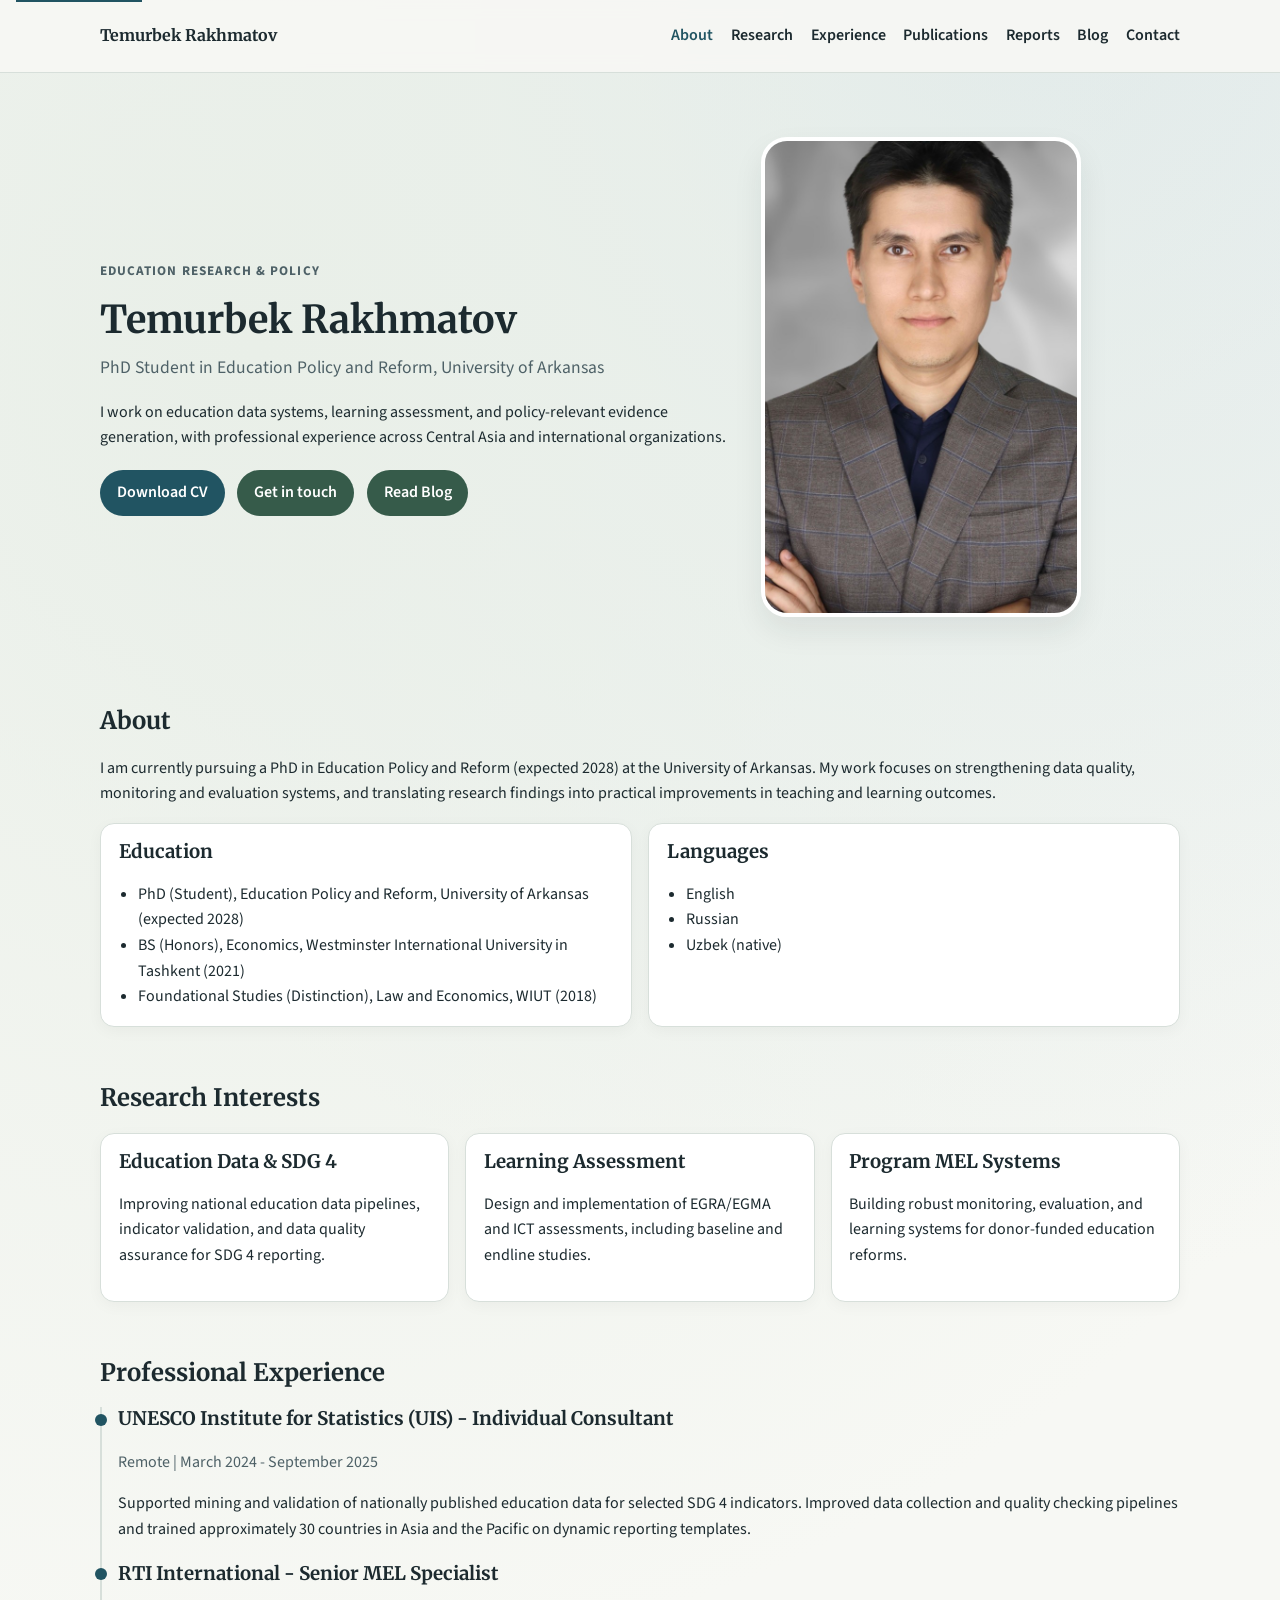
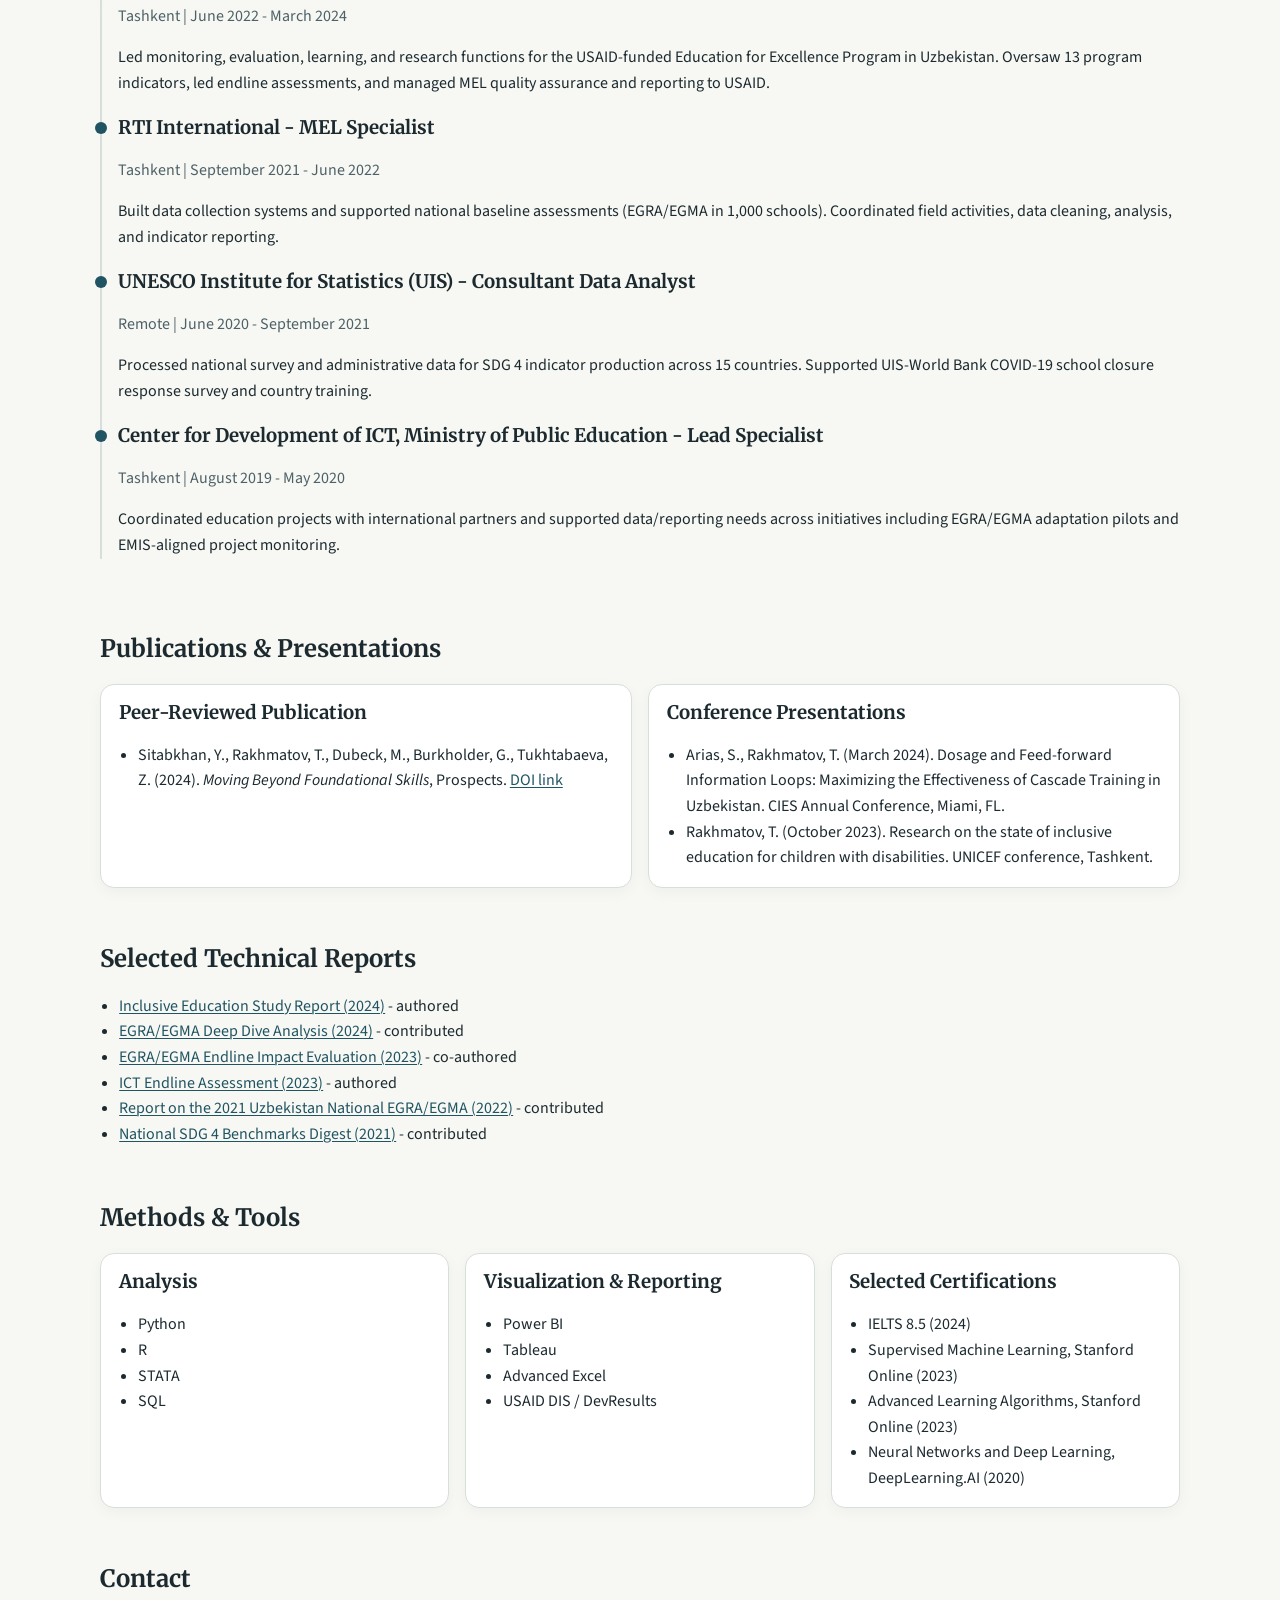
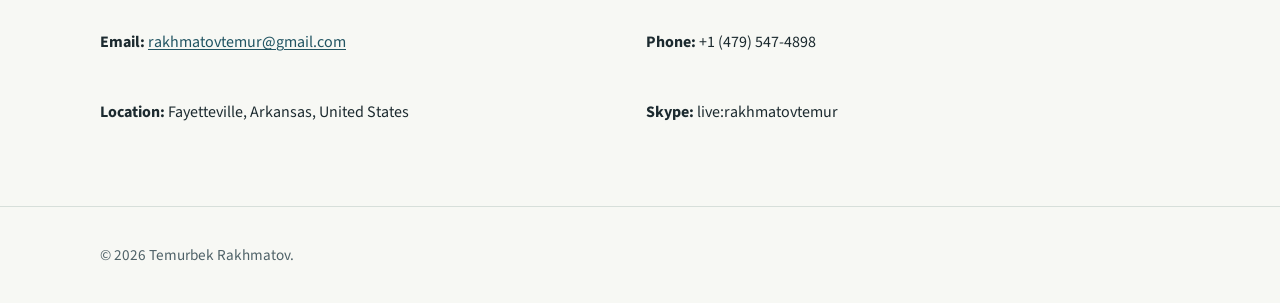
<file: index.html>
<!DOCTYPE html>
<html lang="en">
  <head>
    <meta charset="UTF-8" />
    <meta name="viewport" content="width=device-width, initial-scale=1.0" />
    <title>Temurbek Rakhmatov | Education Research &amp; Policy</title>
    <meta
      name="description"
      content="Personal academic website of Temurbek Rakhmatov, PhD student in Education Policy and Reform at the University of Arkansas."
    />
    <link rel="stylesheet" href="styles.css" />
  </head>
  <body>
    <a class="skip-link" href="#main">Skip to content</a>

    <header class="site-header">
      <nav class="nav container" aria-label="Primary">
        <a class="brand" href="#top">Temurbek Rakhmatov</a>
        <button class="menu-toggle" aria-expanded="false" aria-controls="primary-menu">
          Menu
        </button>
        <ul id="primary-menu" class="menu">
          <li><a href="#about">About</a></li>
          <li><a href="#research">Research</a></li>
          <li><a href="#experience">Experience</a></li>
          <li><a href="#publications">Publications</a></li>
          <li><a href="#reports">Reports</a></li>
          <li><a href="blog/">Blog</a></li>
          <li><a href="#contact">Contact</a></li>
        </ul>
      </nav>
    </header>

    <main id="main">
      <section id="top" class="hero container reveal">
        <div class="hero-content">
          <p class="eyebrow">Education Research &amp; Policy</p>
          <h1>Temurbek Rakhmatov</h1>
          <p class="hero-subtitle">
            PhD Student in Education Policy and Reform, University of Arkansas
          </p>
          <p>
            I work on education data systems, learning assessment, and policy-relevant
            evidence generation, with professional experience across Central Asia and
            international organizations.
          </p>
          <div class="hero-actions">
            <a class="button" href="assets/docs/CV_Rakhmatov_Temurbek.docx">Download CV</a>
            <a class="button button-secondary" href="#contact">Get in touch</a>
            <a class="button button-secondary" href="blog/">Read Blog</a>
          </div>
        </div>
        <figure class="hero-image">
          <img src="assets/images/profile.jpg" alt="Portrait of Temurbek Rakhmatov" />
        </figure>
      </section>

      <section id="about" class="section container reveal">
        <h2>About</h2>
        <p>
          I am currently pursuing a PhD in Education Policy and Reform (expected 2028)
          at the University of Arkansas. My work focuses on strengthening data quality,
          monitoring and evaluation systems, and translating research findings into
          practical improvements in teaching and learning outcomes.
        </p>
        <div class="cards two-col">
          <article class="card">
            <h3>Education</h3>
            <ul>
              <li>PhD (Student), Education Policy and Reform, University of Arkansas (expected 2028)</li>
              <li>BS (Honors), Economics, Westminster International University in Tashkent (2021)</li>
              <li>Foundational Studies (Distinction), Law and Economics, WIUT (2018)</li>
            </ul>
          </article>
          <article class="card">
            <h3>Languages</h3>
            <ul>
              <li>English</li>
              <li>Russian</li>
              <li>Uzbek (native)</li>
            </ul>
          </article>
        </div>
      </section>

      <section id="research" class="section container reveal">
        <h2>Research Interests</h2>
        <div class="cards three-col">
          <article class="card">
            <h3>Education Data &amp; SDG 4</h3>
            <p>
              Improving national education data pipelines, indicator validation,
              and data quality assurance for SDG 4 reporting.
            </p>
          </article>
          <article class="card">
            <h3>Learning Assessment</h3>
            <p>
              Design and implementation of EGRA/EGMA and ICT assessments,
              including baseline and endline studies.
            </p>
          </article>
          <article class="card">
            <h3>Program MEL Systems</h3>
            <p>
              Building robust monitoring, evaluation, and learning systems for
              donor-funded education reforms.
            </p>
          </article>
        </div>
      </section>

      <section id="experience" class="section container reveal">
        <h2>Professional Experience</h2>
        <div class="timeline">
          <article class="timeline-item">
            <h3>UNESCO Institute for Statistics (UIS) - Individual Consultant</h3>
            <p class="muted">Remote | March 2024 - September 2025</p>
            <p>
              Supported mining and validation of nationally published education data
              for selected SDG 4 indicators. Improved data collection and quality
              checking pipelines and trained approximately 30 countries in Asia and
              the Pacific on dynamic reporting templates.
            </p>
          </article>

          <article class="timeline-item">
            <h3>RTI International - Senior MEL Specialist</h3>
            <p class="muted">Tashkent | June 2022 - March 2024</p>
            <p>
              Led monitoring, evaluation, learning, and research functions for the
              USAID-funded Education for Excellence Program in Uzbekistan. Oversaw 13
              program indicators, led endline assessments, and managed MEL quality
              assurance and reporting to USAID.
            </p>
          </article>

          <article class="timeline-item">
            <h3>RTI International - MEL Specialist</h3>
            <p class="muted">Tashkent | September 2021 - June 2022</p>
            <p>
              Built data collection systems and supported national baseline assessments
              (EGRA/EGMA in 1,000 schools). Coordinated field activities, data cleaning,
              analysis, and indicator reporting.
            </p>
          </article>

          <article class="timeline-item">
            <h3>UNESCO Institute for Statistics (UIS) - Consultant Data Analyst</h3>
            <p class="muted">Remote | June 2020 - September 2021</p>
            <p>
              Processed national survey and administrative data for SDG 4 indicator
              production across 15 countries. Supported UIS-World Bank COVID-19 school
              closure response survey and country training.
            </p>
          </article>

          <article class="timeline-item">
            <h3>Center for Development of ICT, Ministry of Public Education - Lead Specialist</h3>
            <p class="muted">Tashkent | August 2019 - May 2020</p>
            <p>
              Coordinated education projects with international partners and supported
              data/reporting needs across initiatives including EGRA/EGMA adaptation
              pilots and EMIS-aligned project monitoring.
            </p>
          </article>
        </div>
      </section>

      <section id="publications" class="section container reveal">
        <h2>Publications &amp; Presentations</h2>
        <div class="cards two-col">
          <article class="card">
            <h3>Peer-Reviewed Publication</h3>
            <ul>
              <li>
                Sitabkhan, Y., Rakhmatov, T., Dubeck, M., Burkholder, G., Tukhtabaeva, Z.
                (2024). <em>Moving Beyond Foundational Skills</em>, Prospects.
                <a href="https://doi.org/10.1007/s11125-025-09718-y">DOI link</a>
              </li>
            </ul>
          </article>
          <article class="card">
            <h3>Conference Presentations</h3>
            <ul>
              <li>
                Arias, S., Rakhmatov, T. (March 2024). Dosage and Feed-forward
                Information Loops: Maximizing the Effectiveness of Cascade Training in
                Uzbekistan. CIES Annual Conference, Miami, FL.
              </li>
              <li>
                Rakhmatov, T. (October 2023). Research on the state of inclusive
                education for children with disabilities. UNICEF conference, Tashkent.
              </li>
            </ul>
          </article>
        </div>
      </section>

      <section id="reports" class="section container reveal">
        <h2>Selected Technical Reports</h2>
        <ul class="report-list">
          <li><a href="https://shared.rti.org/content/ueep-inclusive-education-study">Inclusive Education Study Report (2024)</a> - authored</li>
          <li><a href="https://shared.rti.org/content/uzbekistan-egra-and-egma-deep-dive-analysis">EGRA/EGMA Deep Dive Analysis (2024)</a> - contributed</li>
          <li><a href="https://shared.rti.org/content/uzbekistan-education-excellence-program-ueep-early-grade-reading-and-mathematics-endline">EGRA/EGMA Endline Impact Evaluation (2023)</a> - co-authored</li>
          <li><a href="https://shared.rti.org/content/ict-endline-assessment">ICT Endline Assessment (2023)</a> - authored</li>
          <li><a href="https://pdf.usaid.gov/pdf_docs/PA00ZJZR.pdf">Report on the 2021 Uzbekistan National EGRA/EGMA (2022)</a> - contributed</li>
          <li><a href="https://tcg.uis.unesco.org/wp-content/uploads/sites/4/2022/01/SDG-4-Data-Digest-2022-ENG.pdf">National SDG 4 Benchmarks Digest (2021)</a> - contributed</li>
        </ul>
      </section>

      <section id="skills" class="section container reveal">
        <h2>Methods &amp; Tools</h2>
        <div class="cards three-col">
          <article class="card">
            <h3>Analysis</h3>
            <ul>
              <li>Python</li>
              <li>R</li>
              <li>STATA</li>
              <li>SQL</li>
            </ul>
          </article>
          <article class="card">
            <h3>Visualization &amp; Reporting</h3>
            <ul>
              <li>Power BI</li>
              <li>Tableau</li>
              <li>Advanced Excel</li>
              <li>USAID DIS / DevResults</li>
            </ul>
          </article>
          <article class="card">
            <h3>Selected Certifications</h3>
            <ul>
              <li>IELTS 8.5 (2024)</li>
              <li>Supervised Machine Learning, Stanford Online (2023)</li>
              <li>Advanced Learning Algorithms, Stanford Online (2023)</li>
              <li>Neural Networks and Deep Learning, DeepLearning.AI (2020)</li>
            </ul>
          </article>
        </div>
      </section>

      <section id="contact" class="section container reveal">
        <h2>Contact</h2>
        <div class="contact-grid">
          <p><strong>Email:</strong> <a href="mailto:rakhmatovtemur@gmail.com">rakhmatovtemur@gmail.com</a></p>
          <p><strong>Phone:</strong> +1 (479) 547-4898</p>
          <p><strong>Location:</strong> Fayetteville, Arkansas, United States</p>
          <p><strong>Skype:</strong> live:rakhmatovtemur</p>
        </div>
      </section>
    </main>

    <footer class="site-footer">
      <div class="container">
        <p>© <span id="year"></span> Temurbek Rakhmatov.</p>
      </div>
    </footer>

    <script src="script.js"></script>
  </body>
</html>
</file>
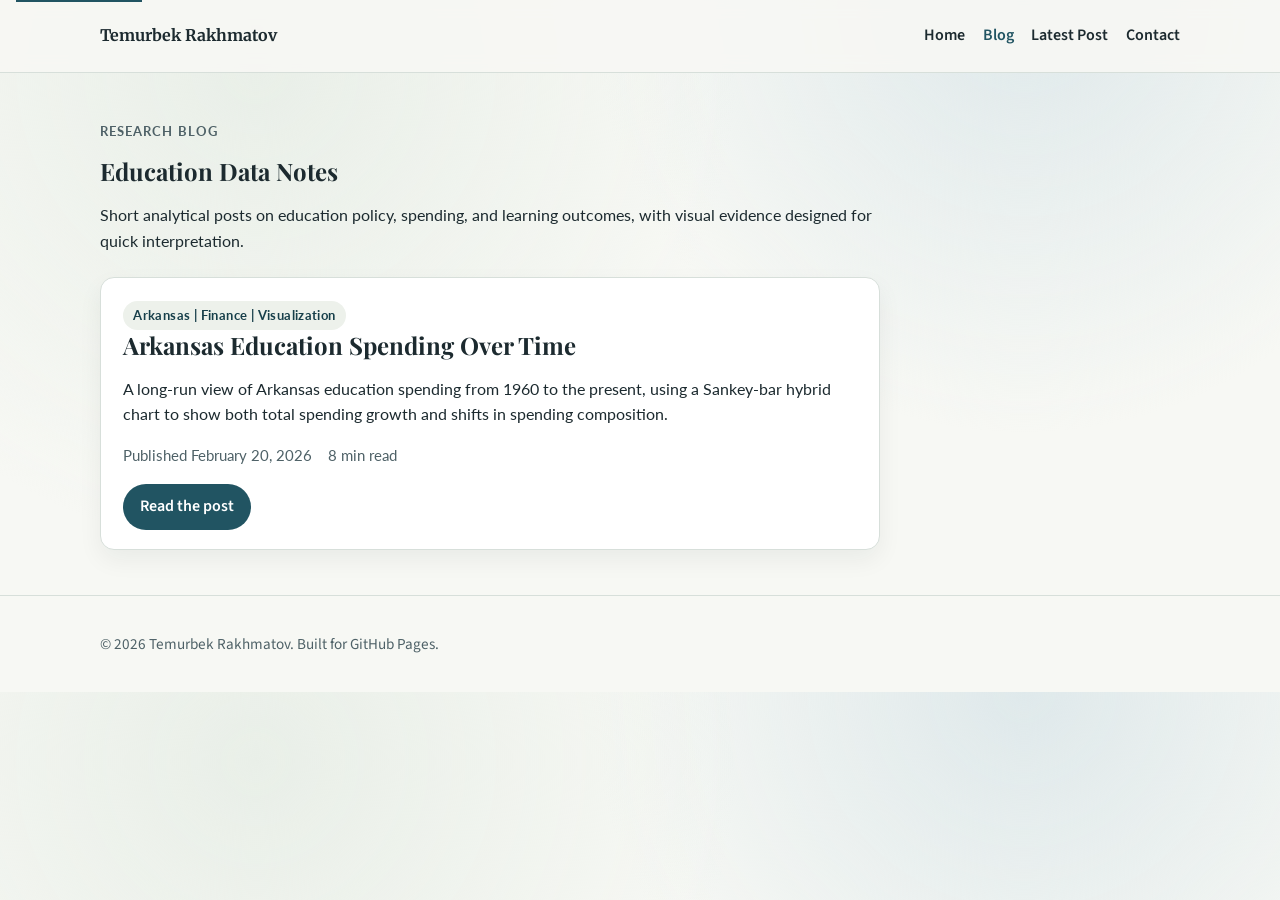
<file: blog/index.html>
<!DOCTYPE html>
<html lang="en">
  <head>
    <meta charset="UTF-8" />
    <meta name="viewport" content="width=device-width, initial-scale=1.0" />
    <title>Blog | Temurbek Rakhmatov</title>
    <meta
      name="description"
      content="Research blog by Temurbek Rakhmatov on education policy, data systems, and learning outcomes."
    />
    <link rel="stylesheet" href="../styles.css" />
    <link rel="stylesheet" href="blog.css" />
  </head>
  <body>
    <a class="skip-link" href="#main">Skip to content</a>

    <header class="site-header">
      <nav class="nav container" aria-label="Primary">
        <a class="brand" href="../index.html">Temurbek Rakhmatov</a>
        <button class="menu-toggle" aria-expanded="false" aria-controls="primary-menu">
          Menu
        </button>
        <ul id="primary-menu" class="menu">
          <li><a href="../index.html">Home</a></li>
          <li><a class="active" href="./index.html">Blog</a></li>
          <li><a href="arkansas-education-spending-over-time.html">Latest Post</a></li>
          <li><a href="../index.html#contact">Contact</a></li>
        </ul>
      </nav>
    </header>

    <main id="main" class="container blog-main">
      <section class="blog-hero reveal">
        <p class="eyebrow">Research Blog</p>
        <h1>Education Data Notes</h1>
        <p>
          Short analytical posts on education policy, spending, and learning outcomes,
          with visual evidence designed for quick interpretation.
        </p>
      </section>

      <section class="post-grid reveal" aria-label="Blog posts">
        <article class="post-card">
          <p class="post-tag">Arkansas | Finance | Visualization</p>
          <h2>Arkansas Education Spending Over Time</h2>
          <p>
            A long-run view of Arkansas education spending from 1960 to the present,
            using a Sankey-bar hybrid chart to show both total spending growth and
            shifts in spending composition.
          </p>
          <div class="post-meta">
            <span>Published February 20, 2026</span>
            <span>8 min read</span>
          </div>
          <a class="button" href="arkansas-education-spending-over-time.html">Read the post</a>
        </article>
      </section>
    </main>

    <footer class="site-footer blog-footer">
      <div class="container">
        <p>© <span id="year"></span> Temurbek Rakhmatov. Built for GitHub Pages.</p>
      </div>
    </footer>

    <script src="../script.js"></script>
  </body>
</html>
</file>
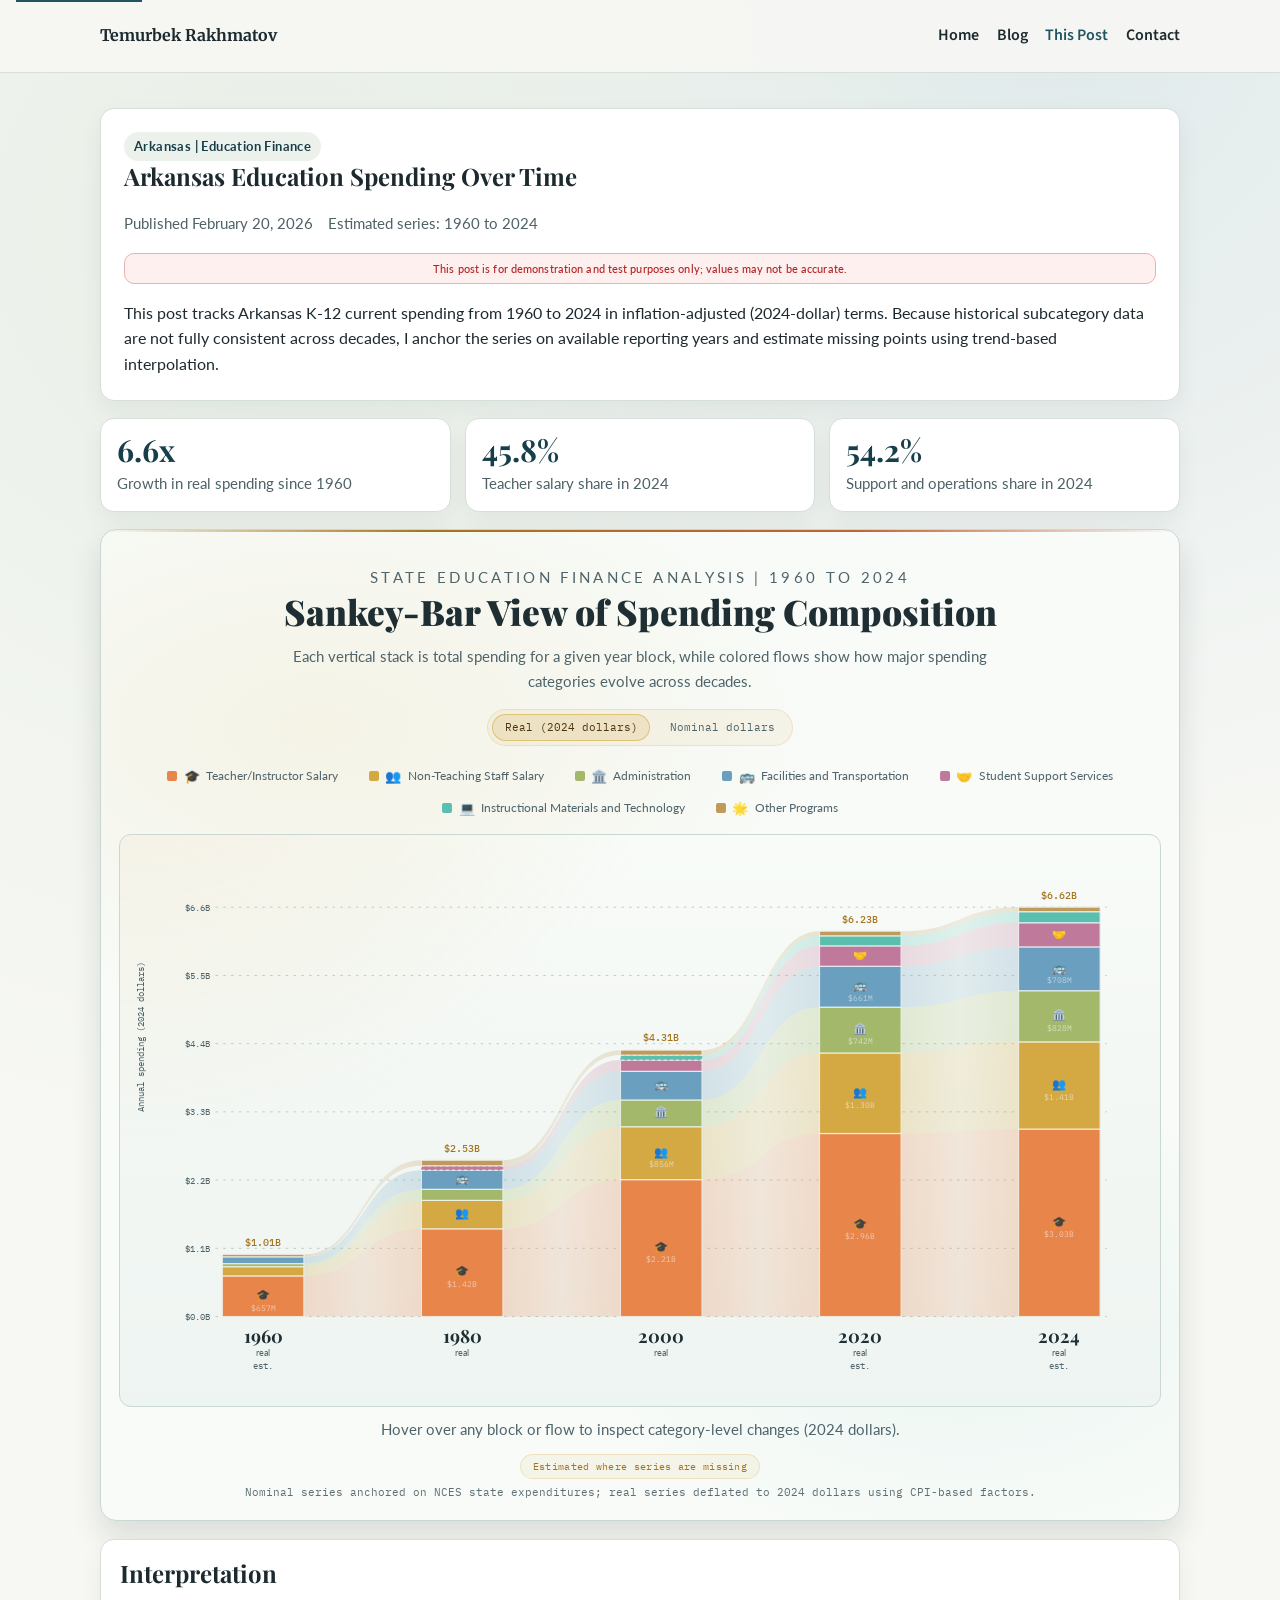
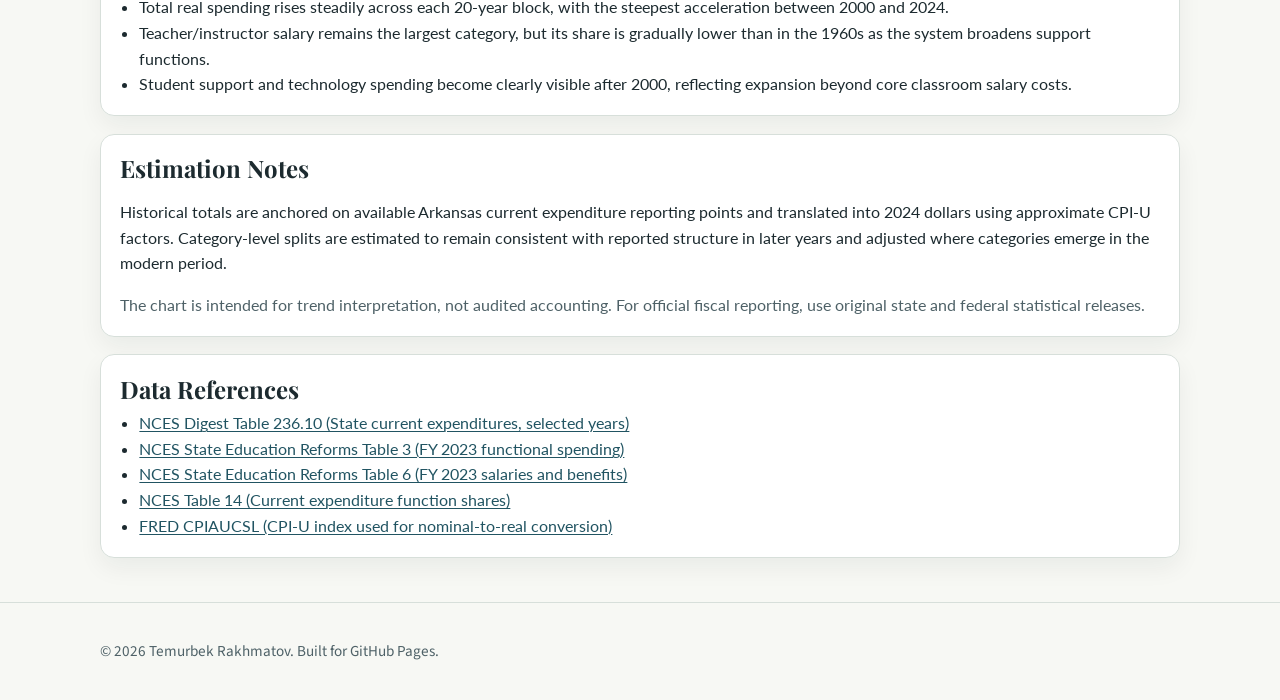
<file: blog/arkansas-education-spending-over-time.html>
<!DOCTYPE html>
<html lang="en">
  <head>
    <meta charset="UTF-8" />
    <meta name="viewport" content="width=device-width, initial-scale=1.0" />
    <title>Arkansas Education Spending Over Time | Temurbek Rakhmatov</title>
    <meta
      name="description"
      content="Historical analysis of Arkansas education spending with an interactive Sankey-bar chart from 1960 to 2024."
    />
    <link rel="stylesheet" href="../styles.css" />
    <link rel="stylesheet" href="blog.css" />
  </head>
  <body>
    <a class="skip-link" href="#main">Skip to content</a>

    <header class="site-header">
      <nav class="nav container" aria-label="Primary">
        <a class="brand" href="../index.html">Temurbek Rakhmatov</a>
        <button class="menu-toggle" aria-expanded="false" aria-controls="primary-menu">
          Menu
        </button>
        <ul id="primary-menu" class="menu">
          <li><a href="../index.html">Home</a></li>
          <li><a href="./index.html">Blog</a></li>
          <li><a class="active" href="arkansas-education-spending-over-time.html">This Post</a></li>
          <li><a href="../index.html#contact">Contact</a></li>
        </ul>
      </nav>
    </header>

    <main id="main" class="container blog-main post-main">
      <article class="post-article reveal">
        <p class="post-tag">Arkansas | Education Finance</p>
        <h1>Arkansas Education Spending Over Time</h1>
        <div class="post-meta">
          <span>Published February 20, 2026</span>
          <span>Estimated series: 1960 to 2024</span>
        </div>
        <p class="post-disclaimer">
          This post is for demonstration and test purposes only; values may not be accurate.
        </p>
        <p class="post-intro">
          This post tracks Arkansas K-12 current spending from 1960 to 2024 in
          inflation-adjusted (2024-dollar) terms. Because historical subcategory data
          are not fully consistent across decades, I anchor the series on available
          reporting years and estimate missing points using trend-based interpolation.
        </p>
      </article>

      <section class="metric-grid reveal" aria-label="Key results">
        <article class="metric-card">
          <p class="metric-number" id="metric-growth">-</p>
          <p class="metric-label" id="metric-growth-label">Growth in real spending since 1960</p>
        </article>
        <article class="metric-card">
          <p class="metric-number" id="metric-teacher-share">-</p>
          <p class="metric-label">Teacher salary share in 2024</p>
        </article>
        <article class="metric-card">
          <p class="metric-number" id="metric-support-share">-</p>
          <p class="metric-label">Support and operations share in 2024</p>
        </article>
      </section>

      <section class="chart-card reveal" aria-label="Interactive chart">
        <div class="chart-header">
          <p class="header-eyebrow">State Education Finance Analysis | 1960 to 2024</p>
          <h2>Sankey-Bar View of Spending Composition</h2>
          <p>
            Each vertical stack is total spending for a given year block, while
            colored flows show how major spending categories evolve across decades.
          </p>
          <div class="mode-toggle" role="group" aria-label="Expenditure display mode">
            <button class="mode-button active" data-mode="real" type="button">Real (2024 dollars)</button>
            <button class="mode-button" data-mode="nominal" type="button">Nominal dollars</button>
          </div>
        </div>

        <ul id="spending-legend" class="chart-legend" aria-label="Spending categories"></ul>

        <div class="chart-scroll">
          <svg
            id="arkansas-spending-chart"
            class="spending-chart"
            viewBox="0 0 1200 640"
            role="img"
            aria-label="Sankey-bar chart of Arkansas education spending from 1960 to 2024 by category"
          ></svg>
        </div>

        <div id="chart-tooltip" class="chart-tooltip" aria-live="polite"></div>
        <p id="chart-summary" class="chart-summary">
          Hover over any block or flow to inspect category-level changes across years.
        </p>
        <div class="chart-footnote">
          <span class="note-pill">Estimated where series are missing</span>
          <span class="footnote-text">
            Nominal series anchored on NCES state expenditures; real series deflated to
            2024 dollars using CPI-based factors.
          </span>
        </div>
      </section>

      <section class="post-section reveal">
        <h2>Interpretation</h2>
        <ul class="insight-list">
          <li>
            Total real spending rises steadily across each 20-year block, with the
            steepest acceleration between 2000 and 2024.
          </li>
          <li>
            Teacher/instructor salary remains the largest category, but its share is
            gradually lower than in the 1960s as the system broadens support functions.
          </li>
          <li>
            Student support and technology spending become clearly visible after 2000,
            reflecting expansion beyond core classroom salary costs.
          </li>
        </ul>
      </section>

      <section class="post-section reveal">
        <h2>Estimation Notes</h2>
        <p>
          Historical totals are anchored on available Arkansas current expenditure
          reporting points and translated into 2024 dollars using approximate CPI-U
          factors. Category-level splits are estimated to remain consistent with
          reported structure in later years and adjusted where categories emerge in
          the modern period.
        </p>
        <p class="note">
          The chart is intended for trend interpretation, not audited accounting.
          For official fiscal reporting, use original state and federal statistical
          releases.
        </p>
      </section>

      <section class="post-section reveal">
        <h2>Data References</h2>
        <ul class="report-list">
          <li>
            <a href="https://nces.ed.gov/programs/digest/d23/tables/dt23_236.10.asp">
              NCES Digest Table 236.10 (State current expenditures, selected years)
            </a>
          </li>
          <li>
            <a href="https://nces.ed.gov/programs/statereform/tab3_2023.asp">
              NCES State Education Reforms Table 3 (FY 2023 functional spending)
            </a>
          </li>
          <li>
            <a href="https://nces.ed.gov/programs/statereform/tab6_2023.asp">
              NCES State Education Reforms Table 6 (FY 2023 salaries and benefits)
            </a>
          </li>
          <li>
            <a href="https://nces.ed.gov/pubs2010/2010326/tables/table_14.asp">
              NCES Table 14 (Current expenditure function shares)
            </a>
          </li>
          <li>
            <a href="https://fred.stlouisfed.org/series/CPIAUCSL">
              FRED CPIAUCSL (CPI-U index used for nominal-to-real conversion)
            </a>
          </li>
        </ul>
      </section>
    </main>

    <footer class="site-footer blog-footer">
      <div class="container">
        <p>© <span id="year"></span> Temurbek Rakhmatov. Built for GitHub Pages.</p>
      </div>
    </footer>

    <script src="../script.js"></script>
    <script src="arkansas-spending.js"></script>
  </body>
</html>
</file>
<file: styles.css>
@import url("https://fonts.googleapis.com/css2?family=Merriweather:wght@400;700&family=Source+Sans+3:wght@400;600;700&display=swap");

:root {
  --bg: #f7f8f4;
  --surface: #ffffff;
  --surface-soft: #edf1eb;
  --text: #1c2a2f;
  --muted: #4e6167;
  --accent: #215462;
  --accent-strong: #173f4a;
  --border: #d7dfda;
  --shadow: 0 14px 30px rgba(20, 36, 40, 0.08);
  --radius: 14px;
  --max-width: 1080px;
}

* {
  box-sizing: border-box;
}

html {
  scroll-behavior: smooth;
}

body {
  margin: 0;
  font-family: "Source Sans 3", sans-serif;
  color: var(--text);
  background:
    radial-gradient(circle at 20% 10%, #e9efe8 0%, transparent 40%),
    radial-gradient(circle at 80% 0%, #dfe9eb 0%, transparent 35%),
    var(--bg);
  line-height: 1.6;
}

h1,
h2,
h3 {
  margin-top: 0;
  font-family: "Merriweather", serif;
  line-height: 1.25;
}

a {
  color: var(--accent);
  text-decoration-thickness: 1px;
  text-underline-offset: 2px;
}

a:hover,
a:focus-visible {
  color: var(--accent-strong);
}

.container {
  width: min(var(--max-width), 92vw);
  margin: 0 auto;
}

.skip-link {
  position: absolute;
  top: -40px;
  left: 1rem;
  background: var(--accent);
  color: #fff;
  padding: 0.5rem 0.75rem;
  z-index: 100;
}

.skip-link:focus {
  top: 0.75rem;
}

.site-header {
  position: sticky;
  top: 0;
  z-index: 99;
  backdrop-filter: blur(8px);
  background: rgba(247, 248, 244, 0.88);
  border-bottom: 1px solid var(--border);
}

.nav {
  display: flex;
  align-items: center;
  justify-content: space-between;
  gap: 1rem;
  min-height: 72px;
}

.brand {
  font-family: "Merriweather", serif;
  font-weight: 700;
  text-decoration: none;
  color: var(--text);
}

.menu {
  display: flex;
  align-items: center;
  gap: 1.1rem;
  list-style: none;
  margin: 0;
  padding: 0;
}

.menu a {
  text-decoration: none;
  color: var(--text);
  font-weight: 600;
}

.menu a:hover,
.menu a.active {
  color: var(--accent);
}

.menu-toggle {
  display: none;
  border: 1px solid var(--border);
  background: var(--surface);
  border-radius: 10px;
  padding: 0.45rem 0.75rem;
  color: var(--text);
}

.hero {
  display: grid;
  grid-template-columns: 1.2fr 0.8fr;
  align-items: center;
  gap: 2rem;
  padding: 4rem 0 3rem;
}

.eyebrow {
  color: var(--muted);
  text-transform: uppercase;
  letter-spacing: 0.08em;
  font-weight: 700;
  font-size: 0.83rem;
}

.hero h1 {
  font-size: clamp(2rem, 3vw, 3rem);
  margin-bottom: 0.7rem;
}

.hero-subtitle {
  font-size: 1.1rem;
  color: var(--muted);
  margin-top: 0;
}

.hero-actions {
  display: flex;
  flex-wrap: wrap;
  gap: 0.8rem;
  margin-top: 1.2rem;
}

.button {
  display: inline-block;
  border-radius: 999px;
  padding: 0.62rem 1.05rem;
  text-decoration: none;
  color: #fff;
  background: var(--accent);
  font-weight: 600;
  transition: transform 0.2s ease, background 0.2s ease;
}

.button:hover,
.button:focus-visible {
  background: var(--accent-strong);
  transform: translateY(-1px);
}

.button-secondary {
  background: #365b4a;
}

.hero-image {
  margin: 0;
}

.hero-image img {
  width: 100%;
  max-width: 320px;
  border-radius: 26px;
  border: 4px solid #fff;
  box-shadow: var(--shadow);
  object-fit: cover;
  aspect-ratio: 2/3;
}

.section {
  padding: 2rem 0 1.5rem;
}

.cards {
  display: grid;
  gap: 1rem;
}

.two-col {
  grid-template-columns: repeat(2, minmax(0, 1fr));
}

.three-col {
  grid-template-columns: repeat(3, minmax(0, 1fr));
}

.card {
  background: var(--surface);
  border: 1px solid var(--border);
  border-radius: var(--radius);
  padding: 1rem 1.1rem;
  box-shadow: 0 4px 15px rgba(12, 22, 25, 0.04);
}

.card ul,
.report-list {
  margin: 0;
  padding-left: 1.2rem;
}

.timeline {
  border-left: 2px solid var(--border);
  padding-left: 1rem;
}

.timeline-item {
  margin-bottom: 1.2rem;
  position: relative;
}

.timeline-item::before {
  content: "";
  position: absolute;
  width: 12px;
  height: 12px;
  background: var(--accent);
  border-radius: 50%;
  left: -1.42rem;
  top: 0.4rem;
}

.muted {
  color: var(--muted);
  margin: 0.15rem 0 0.55rem;
}

.contact-grid {
  display: grid;
  grid-template-columns: repeat(2, minmax(0, 1fr));
  gap: 0.75rem;
}

.site-footer {
  margin-top: 2.5rem;
  border-top: 1px solid var(--border);
  padding: 1.3rem 0;
  color: var(--muted);
  font-size: 0.95rem;
}

.reveal {
  opacity: 0;
  transform: translateY(14px);
  transition: opacity 0.6s ease, transform 0.6s ease;
}

.reveal.visible {
  opacity: 1;
  transform: translateY(0);
}

@media (max-width: 920px) {
  .hero {
    grid-template-columns: 1fr;
    padding-top: 2.3rem;
  }

  .hero-image {
    order: -1;
  }

  .hero-image img {
    max-width: 260px;
  }

  .three-col,
  .two-col,
  .contact-grid {
    grid-template-columns: 1fr;
  }
}

@media (max-width: 760px) {
  .menu-toggle {
    display: inline-flex;
  }

  .menu {
    display: none;
    position: absolute;
    right: 4vw;
    top: 66px;
    background: var(--surface);
    border: 1px solid var(--border);
    border-radius: 12px;
    padding: 0.75rem;
    flex-direction: column;
    align-items: flex-start;
    box-shadow: var(--shadow);
  }

  .menu.open {
    display: flex;
  }
}

@media (prefers-reduced-motion: reduce) {
  html {
    scroll-behavior: auto;
  }

  .reveal {
    opacity: 1;
    transform: none;
    transition: none;
  }

  .button {
    transition: none;
  }
}
</file>
<file: blog/blog.css>
@import url("https://fonts.googleapis.com/css2?family=Playfair+Display:ital,wght@0,600;0,700;0,900;1,400&family=IBM+Plex+Mono:wght@300;400;500&family=Lato:wght@300;400;700&display=swap");

:root {
  --chart-bg: #f2f6f2;
  --chart-surface: #f8fbf8;
  --chart-border: #c9d8d2;
  --chart-text-primary: #1e2e33;
  --chart-text-secondary: #4e636a;
  --chart-accent-gold: #a5731d;
  --chart-accent-amber: #bf6433;
}

.blog-main {
  padding-top: 2.2rem;
  padding-bottom: 2.8rem;
}

.blog-main p,
.blog-main li,
.blog-main .metric-label,
.blog-main .post-meta {
  font-family: "Lato", sans-serif;
}

.blog-main h1,
.blog-main h2,
.blog-main h3,
.blog-main .metric-number {
  font-family: "Playfair Display", serif;
}

.blog-hero {
  max-width: 780px;
  margin-bottom: 1.5rem;
}

.blog-hero h1 {
  margin-bottom: 0.6rem;
}

.post-grid {
  display: grid;
  grid-template-columns: minmax(0, 1fr);
  margin-top: 1.2rem;
}

.post-card,
.post-article,
.post-section,
.metric-card {
  background: var(--surface);
  border: 1px solid var(--border);
  border-radius: var(--radius);
  box-shadow: 0 10px 24px rgba(19, 33, 37, 0.06);
}

.post-card {
  padding: 1.4rem 1.4rem 1.2rem;
  max-width: 780px;
}

.post-card h2 {
  margin-bottom: 0.45rem;
}

.post-tag {
  display: inline-flex;
  align-items: center;
  border-radius: 999px;
  background: var(--surface-soft);
  color: var(--accent-strong);
  font-size: 0.82rem;
  letter-spacing: 0.03em;
  padding: 0.25rem 0.62rem;
  font-weight: 700;
  margin: 0;
}

.post-meta {
  display: flex;
  gap: 0.95rem;
  flex-wrap: wrap;
  color: var(--muted);
  font-size: 0.94rem;
  margin: 0.9rem 0 1.1rem;
}

.post-main {
  display: grid;
  gap: 1.1rem;
}

.post-article {
  padding: 1.45rem;
}

.post-intro {
  margin-bottom: 0;
}

.metric-grid {
  display: grid;
  grid-template-columns: repeat(3, minmax(0, 1fr));
  gap: 0.85rem;
}

.metric-card {
  padding: 0.95rem 1rem;
}

.metric-number {
  margin: 0;
  font-size: 1.9rem;
  line-height: 1;
  color: var(--accent-strong);
  font-weight: 700;
}

.metric-label {
  margin: 0.4rem 0 0;
  color: var(--muted);
  font-size: 0.95rem;
}

.chart-card {
  position: relative;
  overflow: hidden;
  background: var(--chart-surface);
  border: 1px solid var(--chart-border);
  border-radius: 16px;
  color: var(--chart-text-primary);
  padding: 1.5rem 1.1rem 1.2rem;
  box-shadow: 0 16px 30px rgba(15, 32, 36, 0.12);
  animation: chartFadeIn 0.8s ease both;
}

.chart-card::before {
  content: "";
  position: absolute;
  top: 0;
  left: 0;
  right: 0;
  height: 2px;
  background: linear-gradient(
    90deg,
    transparent 0%,
    var(--chart-accent-gold) 30%,
    var(--chart-accent-amber) 70%,
    transparent 100%
  );
}

.chart-card::after {
  content: "";
  position: absolute;
  inset: 0;
  pointer-events: none;
  background:
    radial-gradient(ellipse 80% 50% at 20% 20%, rgba(212, 168, 67, 0.1) 0%, transparent 60%),
    radial-gradient(ellipse 60% 40% at 80% 80%, rgba(91, 191, 176, 0.08) 0%, transparent 60%);
}

.chart-card > * {
  position: relative;
  z-index: 1;
}

@keyframes chartFadeIn {
  from {
    opacity: 0;
    transform: translateY(10px);
  }

  to {
    opacity: 1;
    transform: translateY(0);
  }
}

.chart-header {
  text-align: center;
  max-width: 900px;
  margin: 0 auto 0.9rem;
}

.post-disclaimer {
  margin: 0 0 0.85rem;
  padding: 0.42rem 0.7rem;
  border: 1px solid #e9b2b2;
  border-radius: 10px;
  background: #fff0f0;
  color: #b42323;
  font-family: "IBM Plex Mono", monospace;
  font-size: 11px;
  font-weight: 500;
  letter-spacing: 0.01em;
  line-height: 1.4;
  text-align: center;
}

.header-eyebrow {
  font-family: "IBM Plex Mono", monospace;
  font-size: 11px;
  font-weight: 400;
  letter-spacing: 0.22em;
  text-transform: uppercase;
  color: var(--chart-accent-gold);
  margin: 0 0 0.9rem;
}

.chart-header h2 {
  margin: 0;
  color: var(--chart-text-primary);
  font-size: clamp(1.5rem, 3vw, 2.2rem);
  font-weight: 900;
}

.chart-header p {
  margin: 0.65rem auto 0;
  color: var(--chart-text-secondary);
  font-size: 0.95rem;
  line-height: 1.65;
  max-width: 720px;
}

.mode-toggle {
  margin: 0.9rem auto 0;
  display: inline-flex;
  gap: 0.45rem;
  padding: 0.25rem;
  border: 1px solid rgba(212, 168, 67, 0.22);
  border-radius: 999px;
  background: rgba(212, 168, 67, 0.08);
}

.mode-button {
  border: 1px solid transparent;
  background: transparent;
  color: var(--chart-text-secondary);
  border-radius: 999px;
  font-family: "IBM Plex Mono", monospace;
  font-size: 11px;
  padding: 0.35rem 0.72rem;
  cursor: pointer;
}

.mode-button:hover,
.mode-button:focus-visible {
  color: var(--chart-text-primary);
  border-color: rgba(212, 168, 67, 0.35);
}

.mode-button.active {
  background: rgba(212, 168, 67, 0.18);
  border-color: rgba(212, 168, 67, 0.55);
  color: #4c3510;
}

.chart-legend {
  list-style: none;
  margin: 1rem 0 0.9rem;
  padding: 0;
  display: flex;
  flex-wrap: wrap;
  justify-content: center;
  gap: 0.4rem 0.8rem;
}

.legend-item {
  margin: 0;
}

.legend-button {
  display: inline-flex;
  align-items: center;
  gap: 0.4rem;
  border: 1px solid transparent;
  background: transparent;
  border-radius: 999px;
  padding: 0.22rem 0.5rem;
  color: var(--chart-text-secondary);
  cursor: pointer;
  font-family: "Lato", sans-serif;
  font-size: 12px;
}

.legend-button:hover,
.legend-button:focus-visible {
  color: var(--chart-text-primary);
  border-color: rgba(212, 168, 67, 0.35);
  background: rgba(212, 168, 67, 0.08);
}

.legend-button.active {
  color: var(--chart-text-primary);
  border-color: rgba(212, 168, 67, 0.55);
  background: rgba(212, 168, 67, 0.15);
}

.legend-dot {
  width: 10px;
  height: 10px;
  border-radius: 2px;
  flex-shrink: 0;
}

.legend-icon {
  font-size: 13px;
  line-height: 1;
}

.legend-text {
  line-height: 1.2;
}

.chart-scroll {
  overflow-x: auto;
  border: 1px solid var(--chart-border);
  border-radius: 12px;
  background:
    radial-gradient(circle at 0% -50%, rgba(212, 168, 67, 0.18), transparent 45%),
    linear-gradient(180deg, #f8fbf8 0%, #eef4f1 100%);
  padding: 0.5rem 0;
}

.spending-chart {
  display: block;
  min-width: 1000px;
  width: 100%;
  height: auto;
}

.axis-label,
.tick-label,
.year-label,
.total-label,
.estimate-label,
.total-sub {
  fill: var(--chart-text-secondary);
}

.axis-label {
  font-family: "IBM Plex Mono", monospace;
  font-size: 10px;
}

.tick-label {
  font-family: "IBM Plex Mono", monospace;
  font-size: 10px;
}

.year-label {
  font-family: "Playfair Display", serif;
  font-size: 21px;
  font-weight: 700;
  fill: var(--chart-text-primary);
}

.total-label {
  font-family: "IBM Plex Mono", monospace;
  font-size: 11px;
  font-weight: 500;
  fill: var(--chart-accent-gold);
}

.total-sub {
  font-family: "Lato", sans-serif;
  font-size: 10px;
}

.estimate-label {
  font-family: "IBM Plex Mono", monospace;
  font-size: 10px;
}

.grid-line {
  stroke: #b7c8c2;
  stroke-width: 1;
  stroke-dasharray: 3 6;
}

.column-outline {
  fill: rgba(255, 255, 255, 0.5);
  stroke: rgba(73, 99, 107, 0.2);
  stroke-width: 1;
}

.flow {
  fill-opacity: 0.5;
  transition: opacity 0.18s ease;
  cursor: pointer;
}

.segment {
  stroke: rgba(247, 251, 249, 0.72);
  stroke-width: 1.4;
  transition: opacity 0.18s ease;
  cursor: pointer;
}

.segment.emerging {
  stroke-dasharray: 4 3;
}

.cat-icon-text {
  font-size: 13px;
  dominant-baseline: middle;
  text-anchor: middle;
  pointer-events: none;
}

.cat-value-text {
  font-family: "IBM Plex Mono", monospace;
  font-size: 9.5px;
  fill: rgba(255, 255, 255, 0.55);
  dominant-baseline: middle;
  text-anchor: middle;
  pointer-events: none;
}

.chart-faded .flow,
.chart-faded .segment,
.chart-faded .cat-icon-text,
.chart-faded .cat-value-text {
  opacity: 0.14;
}

.flow.focused,
.segment.focused,
.cat-icon-text.focused,
.cat-value-text.focused {
  opacity: 1;
}

.chart-tooltip {
  position: absolute;
  z-index: 150;
  pointer-events: none;
  background: #fbfdfb;
  border: 1px solid var(--chart-border);
  border-radius: 10px;
  padding: 0.58rem 0.72rem;
  min-width: 190px;
  max-width: 265px;
  box-shadow: 0 10px 28px rgba(14, 34, 37, 0.16);
  opacity: 0;
  transform: translateY(6px);
  transition: opacity 0.12s ease, transform 0.12s ease;
}

.chart-tooltip.visible {
  opacity: 1;
  transform: translateY(0);
}

.tooltip-title {
  font-family: "Playfair Display", serif;
  font-size: 14px;
  font-weight: 700;
  color: var(--chart-text-primary);
  margin-bottom: 0.2rem;
}

.tooltip-value {
  font-family: "IBM Plex Mono", monospace;
  font-size: 18px;
  font-weight: 500;
  color: var(--chart-accent-gold);
  margin-bottom: 0.2rem;
}

.tooltip-pct {
  font-family: "Lato", sans-serif;
  font-size: 12px;
  color: var(--chart-text-secondary);
}

.tooltip-detail {
  margin-top: 0.35rem;
  font-family: "Lato", sans-serif;
  font-size: 11px;
  color: #5f6f75;
}

.chart-summary {
  margin: 0.68rem 0 0;
  color: var(--chart-text-secondary);
  font-size: 0.92rem;
  text-align: center;
}

.chart-footnote {
  margin-top: 0.7rem;
  text-align: center;
}

.note-pill {
  display: inline-block;
  background: rgba(212, 168, 67, 0.08);
  border: 1px solid rgba(212, 168, 67, 0.25);
  border-radius: 999px;
  padding: 0.22rem 0.75rem;
  font-size: 10px;
  color: var(--chart-accent-gold);
  font-family: "IBM Plex Mono", monospace;
  letter-spacing: 0.03em;
}

.footnote-text {
  display: block;
  margin-top: 0.35rem;
  color: #5d6f75;
  font-family: "IBM Plex Mono", monospace;
  font-size: 10.5px;
  line-height: 1.5;
}

.post-section {
  padding: 1.15rem 1.2rem;
}

.post-section h2 {
  margin-bottom: 0.4rem;
}

.insight-list {
  margin: 0;
  padding-left: 1.2rem;
}

.note {
  color: var(--muted);
  margin-bottom: 0;
}

.blog-footer {
  margin-top: 0;
}

@media (max-width: 960px) {
  .metric-grid {
    grid-template-columns: 1fr;
  }
}

@media (max-width: 760px) {
  .blog-main {
    padding-top: 1.2rem;
  }

  .post-article,
  .chart-card,
  .post-section,
  .post-card {
    padding: 1rem;
  }

  .chart-header {
    text-align: left;
  }

  .mode-toggle {
    display: flex;
    width: 100%;
    justify-content: space-between;
  }

  .mode-button {
    flex: 1;
  }

  .chart-summary {
    text-align: left;
  }

  .chart-footnote {
    text-align: left;
  }
}
</file>
